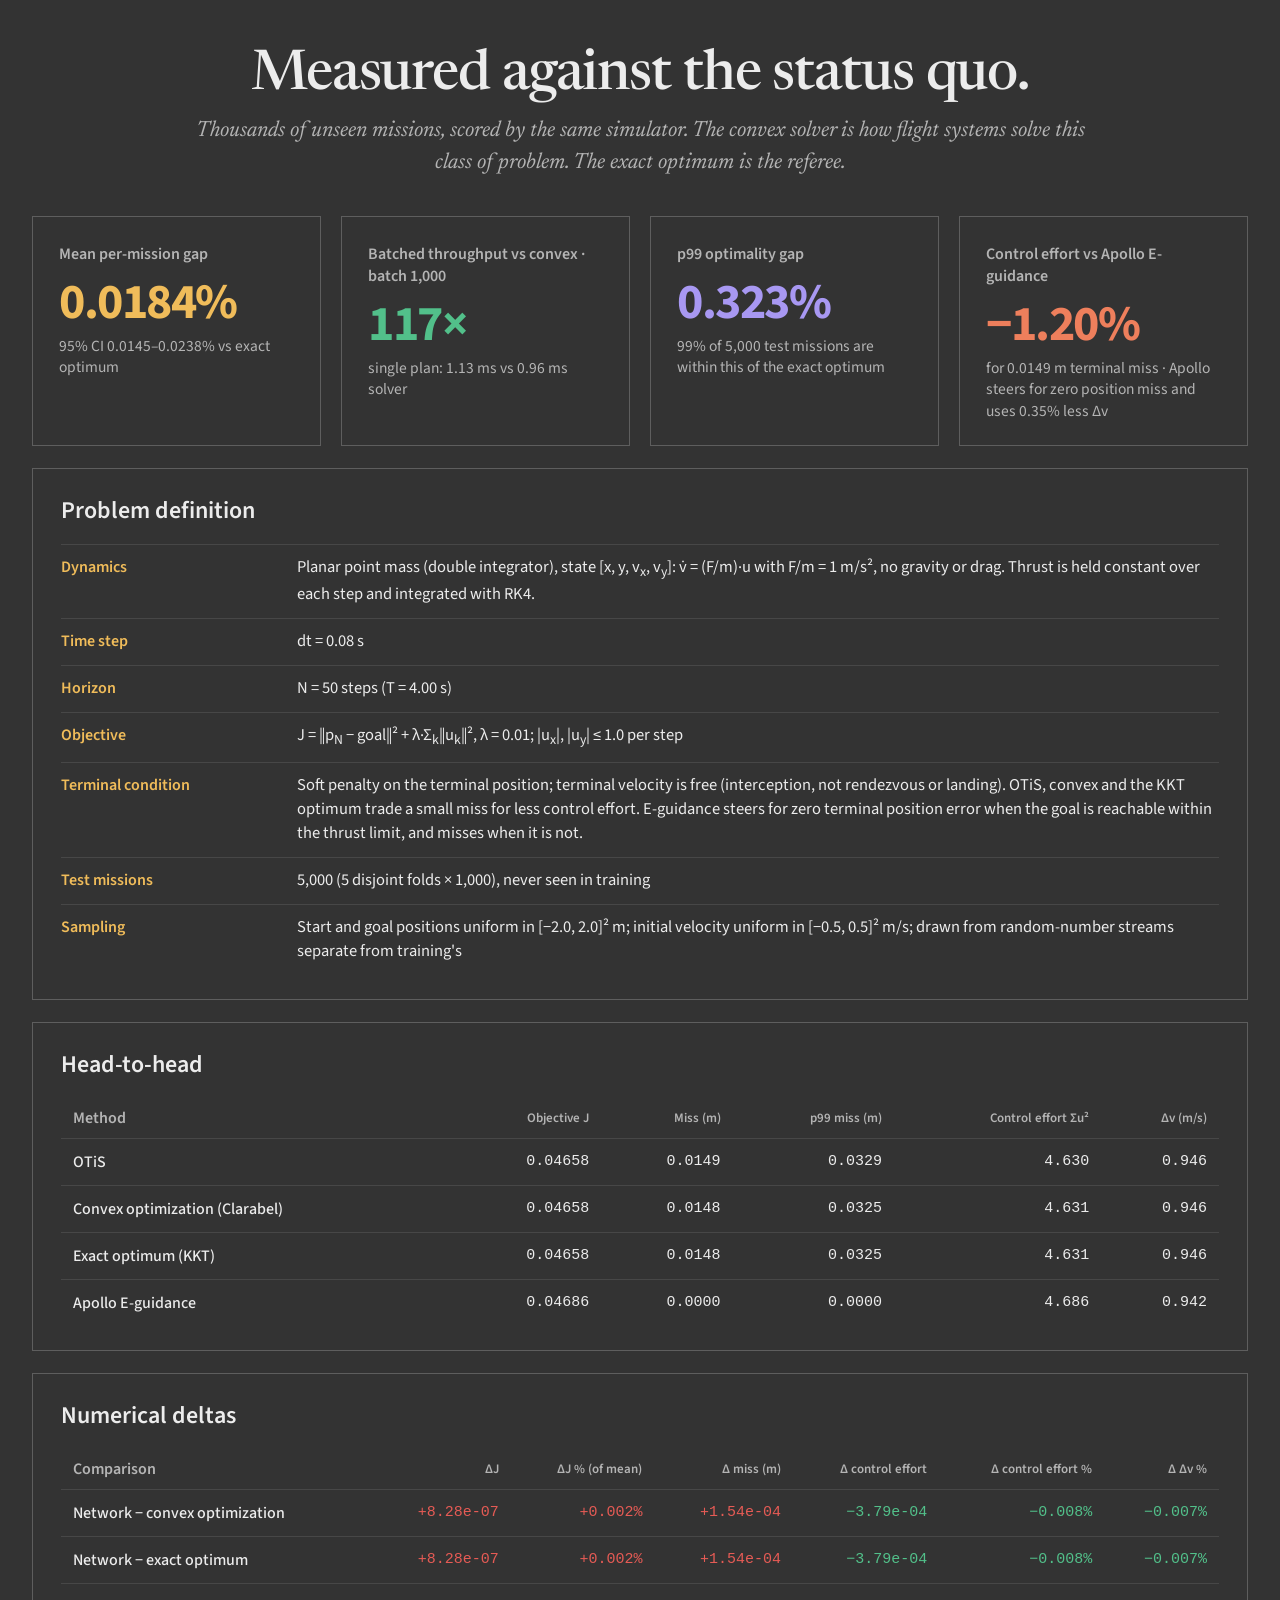
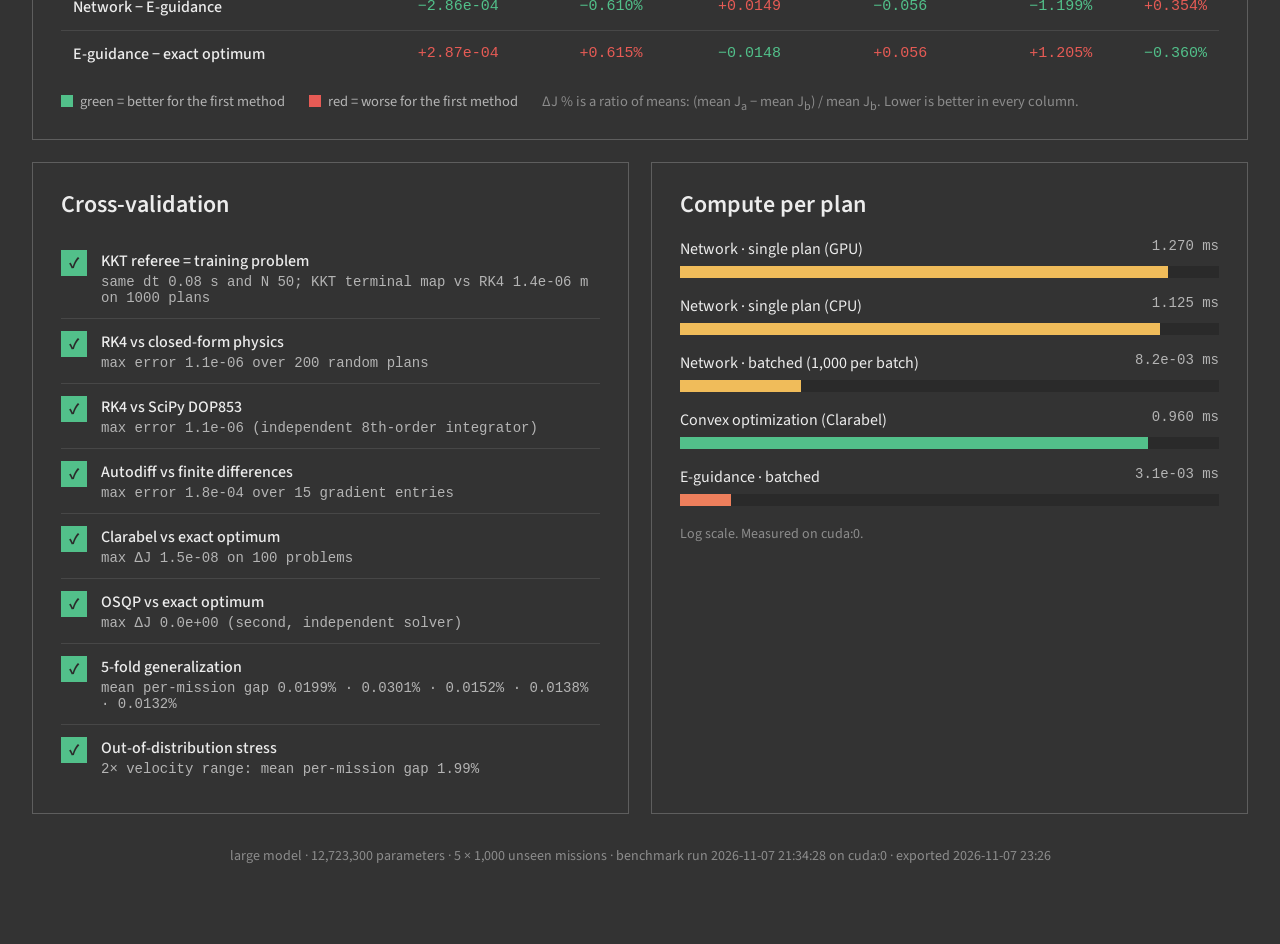
<file: exports/benchmark.html>
<!doctype html>
<html lang="en">
<head>
<meta charset="utf-8">
<meta name="viewport" content="width=device-width, initial-scale=1">
<title>OTiS benchmark</title>
<link href="https://fonts.googleapis.com/css2?family=Newsreader:ital,opsz,wght@0,6..72,400..700;1,6..72,300..500&family=Source+Sans+3:wght@400..700&display=swap" rel="stylesheet">
<style>
:root {
  /* Edit these to restyle the whole page. */
  --bg: #333333; --panel: #333333; --line: #5e5e5e; --sep: #474747;
  --text: #ececec; --text-2: #b4b4b4; --text-3: #8c8c8c;
  --accent: #f0bc5a; --green: #52c08a; --red: #e65b55; --coral: #ee7f5c; --purple: #a898f2;
  --serif: "Newsreader", "Iowan Old Style", Palatino, serif;
  --sans: "Source Sans 3", "Segoe UI", system-ui, sans-serif;
  --mono: ui-monospace, "SF Mono", Menlo, Consolas, monospace;
}
* { box-sizing: border-box; }
html, body { margin: 0; background: var(--bg); color: var(--text); font-family: var(--sans); -webkit-font-smoothing: antialiased; }
main { max-width: 1600px; margin: 0 auto; padding: 48px 32px 64px; }
header.page { text-align: center; margin-bottom: 36px; }
header.page h1 { font-family: var(--serif); font-weight: 500; font-size: 56px; letter-spacing: -0.02em; margin: 0 0 12px; }
header.page p { font-family: var(--serif); font-style: italic; font-size: 22px; color: var(--text-2); max-width: 900px; margin: 0 auto; line-height: 1.45; }
section { border: 1px solid var(--line); background: var(--panel); padding: 24px 28px; margin-bottom: 22px; }
section > h2 { margin: 0 0 16px; font-size: 24px; font-weight: 600; }
.tiles { display: grid; grid-template-columns: repeat(4, 1fr); gap: 20px; margin-bottom: 22px; }
.tile { border: 1px solid var(--line); padding: 26px 26px 22px; }
.t-lab { font-size: 16px; font-weight: 600; color: var(--text-2); }
.t-val { font-size: 50px; font-weight: 700; letter-spacing: -0.03em; line-height: 1.1; margin: 10px 0 6px; font-variant-numeric: tabular-nums; }
.t-sub { font-size: 15.5px; color: var(--text-2); line-height: 1.4; }
.c-gold { color: var(--accent); } .c-green { color: var(--green); } .c-purple { color: var(--purple); } .c-coral { color: var(--coral); }
table { width: 100%; border-collapse: collapse; font-size: 16px; }
th { text-align: right; font-size: 13px; font-weight: 600; color: var(--text-2); padding: 9px 12px; border-bottom: 1px solid var(--sep); white-space: nowrap; }
td { text-align: right; padding: 12px; border-bottom: 1px solid var(--sep); font-family: var(--mono); font-size: 15px; font-variant-numeric: tabular-nums; white-space: nowrap; }
th:first-child, td:first-child { text-align: left; font-family: var(--sans); font-size: 16px; }
td:first-child { font-weight: 500; }
tr:last-child td { border-bottom: 0; }
td.good { color: var(--green); } td.bad { color: var(--red); }
dl.defs { margin: 0; border-top: 1px solid var(--sep); }
dl.defs > div { display: grid; grid-template-columns: 220px 1fr; gap: 16px; padding: 11px 0; border-bottom: 1px solid var(--sep); }
dl.defs > div:last-child { border-bottom: 0; }
dt { color: var(--accent); font-weight: 600; font-size: 16px; }
dd { margin: 0; font-size: 16.5px; line-height: 1.45; }
.legend { display: flex; flex-wrap: wrap; gap: 8px 24px; margin-top: 14px; font-size: 14.5px; color: var(--text-2); }
.legend i { display: inline-block; width: 12px; height: 12px; margin-right: 7px; vertical-align: -1px; }
.legend .g { background: var(--green); } .legend .r { background: var(--red); }
.legend .note { color: var(--text-3); }
.two { display: grid; grid-template-columns: 1fr 1fr; gap: 22px; }
.two > section { margin-bottom: 22px; }
ul.checks { list-style: none; margin: 0; padding: 0; }
ul.checks li { display: flex; gap: 14px; padding: 12px 0; border-bottom: 1px solid var(--sep); }
ul.checks li:last-child { border-bottom: 0; }
.ok { width: 26px; height: 26px; background: var(--green); color: #2b2b2b; display: grid; place-items: center; flex: none; font-weight: 700; }
.c-t { font-weight: 500; font-size: 16px; }
.c-v { font-family: var(--mono); font-size: 14px; color: var(--text-2); margin-top: 2px; }
.bars { display: flex; flex-direction: column; gap: 17px; }
.bar-lab { display: flex; justify-content: space-between; font-size: 16px; margin-bottom: 6px; }
.bar-lab span:last-child { font-family: var(--mono); font-size: 14px; color: var(--text-2); }
.bar-track { height: 12px; background: #2a2a2a; }
.bar-fill { height: 100%; }
small, .foot { color: var(--text-3); font-size: 14px; }
.foot { text-align: center; margin-top: 10px; }
.tw { overflow-x: auto; }
@media (max-width: 1100px) { .tiles { grid-template-columns: repeat(2, 1fr); } .two { grid-template-columns: 1fr; } }
@media (max-width: 700px) {
  main { padding: 28px 16px 40px; }
  header.page h1 { font-size: 38px; } header.page p { font-size: 18px; }
  .tiles { grid-template-columns: 1fr; }
  section { padding: 18px 16px; }
  dl.defs > div { grid-template-columns: 1fr; gap: 4px; }
}
</style>
</head>
<body>
<!-- Generated by otis/export_benchmark.py from otis/outputs/benchmark_results.json.
     Every number below is plain text: edit freely. Re-exporting overwrites this file. -->
<main>
  <header class="page">
    <h1>Measured against the status quo.</h1>
    <p>Thousands of unseen missions, scored by the same simulator. The convex solver is how flight systems solve this class of problem. The exact optimum is the referee.</p>
  </header>

  <!-- ===== Headline tiles ===== -->
  <div class="tiles">
    <div class="tile"><div class="t-lab">Mean per-mission gap</div><div class="t-val c-gold">0.0184%</div><div class="t-sub">95% CI 0.0145–0.0238% vs exact optimum</div></div>
    <div class="tile"><div class="t-lab">Batched throughput vs convex · batch 1,000</div><div class="t-val c-green">117×</div><div class="t-sub">single plan: 1.13 ms vs 0.96 ms solver</div></div>
    <div class="tile"><div class="t-lab">p99 optimality gap</div><div class="t-val c-purple">0.323%</div><div class="t-sub">99% of 5,000 test missions are within this of the exact optimum</div></div>
    <div class="tile"><div class="t-lab">Control effort vs Apollo E-guidance</div><div class="t-val c-coral">−1.20%</div><div class="t-sub">for 0.0149 m terminal miss · Apollo steers for zero position miss and uses 0.35% less Δv</div></div>
  </div>

  <!-- ===== Problem definition ===== -->
  <section>
    <h2>Problem definition</h2>
    <dl class="defs">
      <div><dt>Dynamics</dt><dd>Planar point mass (double integrator), state [x, y, v<sub>x</sub>, v<sub>y</sub>]: v̇ = (F/m)·u with F/m = 1 m/s², no gravity or drag. Thrust is held constant over each step and integrated with RK4.</dd></div>
      <div><dt>Time step</dt><dd>dt = 0.08 s</dd></div>
      <div><dt>Horizon</dt><dd>N = 50 steps (T = 4.00 s)</dd></div>
      <div><dt>Objective</dt><dd>J = ‖p<sub>N</sub> − goal‖² + λ·Σ<sub>k</sub>‖u<sub>k</sub>‖², λ = 0.01; |u<sub>x</sub>|, |u<sub>y</sub>| ≤ 1.0 per step</dd></div>
      <div><dt>Terminal condition</dt><dd>Soft penalty on the terminal position; terminal velocity is free (interception, not rendezvous or landing). OTiS, convex and the KKT optimum trade a small miss for less control effort. E-guidance steers for zero terminal position error when the goal is reachable within the thrust limit, and misses when it is not.</dd></div>
      <div><dt>Test missions</dt><dd>5,000 (5 disjoint folds × 1,000), never seen in training</dd></div>
      <div><dt>Sampling</dt><dd>Start and goal positions uniform in [−2.0, 2.0]² m; initial velocity uniform in [−0.5, 0.5]² m/s; drawn from random-number streams separate from training's</dd></div>
    </dl>
  </section>

  <!-- ===== Head-to-head ===== -->
  <section>
    <h2>Head-to-head</h2>
    <div class="tw"><table>
      <thead><tr><th>Method</th><th>Objective J</th><th>Miss (m)</th><th>p99 miss (m)</th><th>Control effort Σu²</th><th>Δv (m/s)</th></tr></thead>
      <tbody>
      <tr><td>OTiS</td><td>0.04658</td><td>0.0149</td><td>0.0329</td><td>4.630</td><td>0.946</td></tr>
      <tr><td>Convex optimization (Clarabel)</td><td>0.04658</td><td>0.0148</td><td>0.0325</td><td>4.631</td><td>0.946</td></tr>
      <tr><td>Exact optimum (KKT)</td><td>0.04658</td><td>0.0148</td><td>0.0325</td><td>4.631</td><td>0.946</td></tr>
      <tr><td>Apollo E-guidance</td><td>0.04686</td><td>0.0000</td><td>0.0000</td><td>4.686</td><td>0.942</td></tr>
      </tbody>
    </table></div>
  </section>

  <!-- ===== Numerical deltas ===== -->
  <section>
    <h2>Numerical deltas</h2>
    <div class="tw"><table>
      <thead><tr><th>Comparison</th><th>ΔJ</th><th>ΔJ % (of mean)</th><th>Δ miss (m)</th><th>Δ control effort</th><th>Δ control effort %</th><th>Δ Δv %</th></tr></thead>
      <tbody>
      <tr><td>Network − convex optimization</td><td class="bad">+8.28e-07</td><td class="bad">+0.002%</td><td class="bad">+1.54e-04</td><td class="good">−3.79e-04</td><td class="good">−0.008%</td><td class="good">−0.007%</td></tr>
      <tr><td>Network − exact optimum</td><td class="bad">+8.28e-07</td><td class="bad">+0.002%</td><td class="bad">+1.54e-04</td><td class="good">−3.79e-04</td><td class="good">−0.008%</td><td class="good">−0.007%</td></tr>
      <tr><td>Network − E-guidance</td><td class="good">−2.86e-04</td><td class="good">−0.610%</td><td class="bad">+0.0149</td><td class="good">−0.056</td><td class="good">−1.199%</td><td class="bad">+0.354%</td></tr>
      <tr><td>E-guidance − exact optimum</td><td class="bad">+2.87e-04</td><td class="bad">+0.615%</td><td class="good">−0.0148</td><td class="bad">+0.056</td><td class="bad">+1.205%</td><td class="good">−0.360%</td></tr>
      </tbody>
    </table></div>
    <div class="legend"><span><i class="g"></i>green = better for the first method</span><span><i class="r"></i>red = worse for the first method</span><span class="note">ΔJ % is a ratio of means: (mean J<sub>a</sub> − mean J<sub>b</sub>) / mean J<sub>b</sub>. Lower is better in every column.</span></div>
  </section>

  <div class="two">
    <!-- ===== Cross-validation ===== -->
    <section>
      <h2>Cross-validation</h2>
      <ul class="checks">
      <li><span class="ok">✓</span><div><div class="c-t">KKT referee = training problem</div><div class="c-v">same dt 0.08 s and N 50; KKT terminal map vs RK4 1.4e-06 m on 1000 plans</div></div></li>
      <li><span class="ok">✓</span><div><div class="c-t">RK4 vs closed-form physics</div><div class="c-v">max error 1.1e-06 over 200 random plans</div></div></li>
      <li><span class="ok">✓</span><div><div class="c-t">RK4 vs SciPy DOP853</div><div class="c-v">max error 1.1e-06 (independent 8th-order integrator)</div></div></li>
      <li><span class="ok">✓</span><div><div class="c-t">Autodiff vs finite differences</div><div class="c-v">max error 1.8e-04 over 15 gradient entries</div></div></li>
      <li><span class="ok">✓</span><div><div class="c-t">Clarabel vs exact optimum</div><div class="c-v">max ΔJ 1.5e-08 on 100 problems</div></div></li>
      <li><span class="ok">✓</span><div><div class="c-t">OSQP vs exact optimum</div><div class="c-v">max ΔJ 0.0e+00 (second, independent solver)</div></div></li>
      <li><span class="ok">✓</span><div><div class="c-t">5-fold generalization</div><div class="c-v">mean per-mission gap 0.0199% · 0.0301% · 0.0152% · 0.0138% · 0.0132%</div></div></li>
      <li><span class="ok">✓</span><div><div class="c-t">Out-of-distribution stress</div><div class="c-v">2× velocity range: mean per-mission gap 1.99%</div></div></li>
      </ul>
    </section>
    <!-- ===== Compute per plan ===== -->
    <section>
      <h2>Compute per plan</h2>
      <div class="bars">
      <div><div class="bar-lab"><span>Network · single plan (GPU)</span><span>1.270 ms</span></div><div class="bar-track"><div class="bar-fill" style="width:90.6%;background:var(--accent)"></div></div></div>
      <div><div class="bar-lab"><span>Network · single plan (CPU)</span><span>1.125 ms</span></div><div class="bar-track"><div class="bar-fill" style="width:89.0%;background:var(--accent)"></div></div></div>
      <div><div class="bar-lab"><span>Network · batched (1,000 per batch)</span><span>8.2e-03 ms</span></div><div class="bar-track"><div class="bar-fill" style="width:22.4%;background:var(--accent)"></div></div></div>
      <div><div class="bar-lab"><span>Convex optimization (Clarabel)</span><span>0.960 ms</span></div><div class="bar-track"><div class="bar-fill" style="width:86.9%;background:var(--green)"></div></div></div>
      <div><div class="bar-lab"><span>E-guidance · batched</span><span>3.1e-03 ms</span></div><div class="bar-track"><div class="bar-fill" style="width:9.4%;background:var(--coral)"></div></div></div>
      </div>
      <p><small>Log scale. Measured on cuda:0.</small></p>
    </section>
  </div>

  <p class="foot">large model · 12,723,300 parameters · 5 × 1,000 unseen missions · benchmark run 2026-11-07 21:34:28 on cuda:0 · exported 2026-11-07 23:26</p>
</main>
</body>
</html>
</file>
